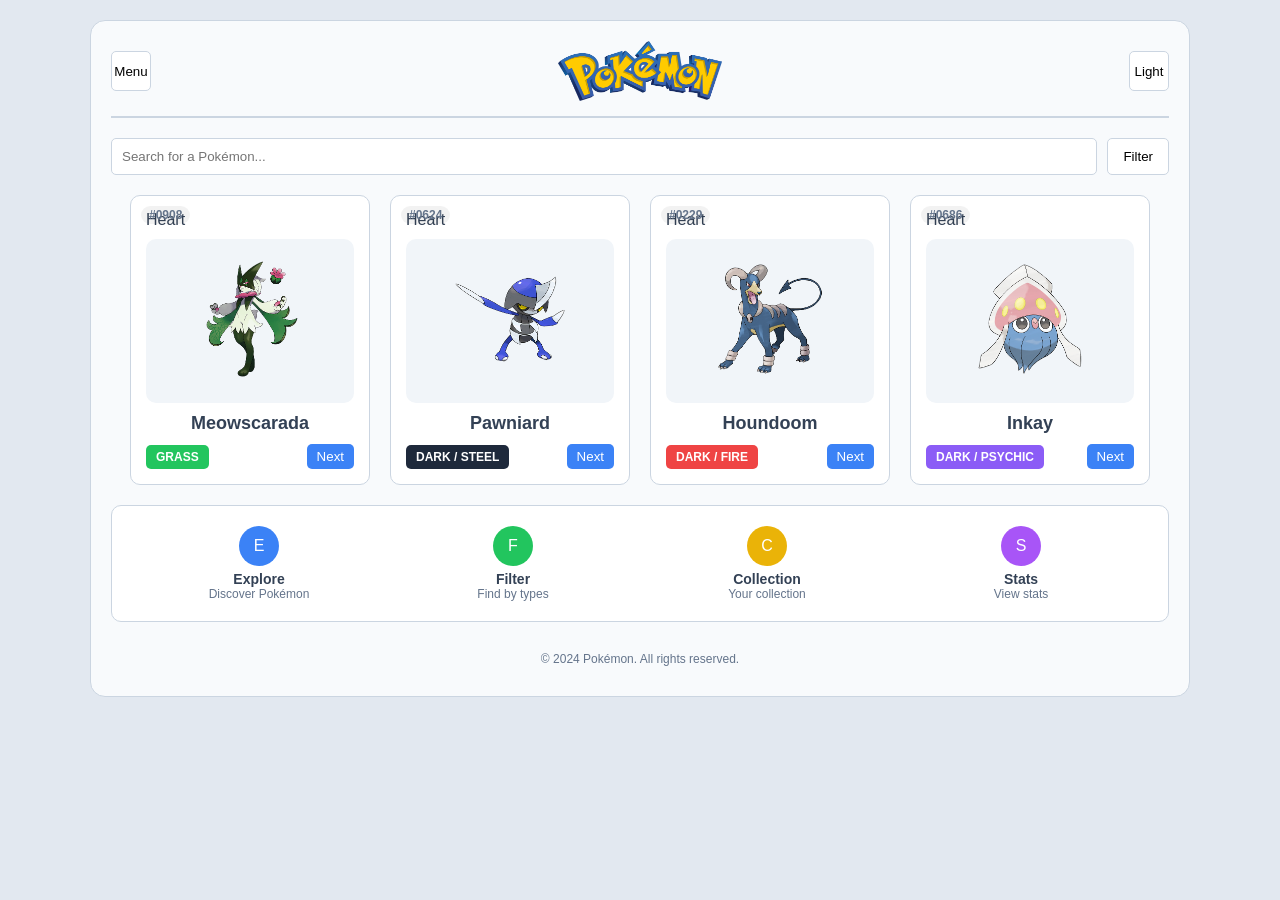
<file: task1/index.html>
<!DOCTYPE html>
<html lang="en">
<head>
    <meta charset="UTF-8">
    <meta name="viewport" content="width=device-width, initial-scale=1.0">
    <title>Pokémon Dashboard</title>
    <link rel="stylesheet" href="style.css">
</head>
<body>
    <div class="app-container">
        <main class="dashboard">
            <!-- Header -->
            <header class="header">
                <button class="icon-btn">Menu</button>
                <img src="International_Pokémon_logo.svg.png" alt="Pokémon Logo" class="main-logo">
                <button class="icon-btn">Light</button>
            </header>

            <!-- Search -->
            <section class="controls">
                <div class="search-wrapper">
                    <input type="text" placeholder="Search for a Pokémon..." class="search-input">
                </div>
                <button class="filter-btn">Filter</button>
            </section>

            <!-- Pokemon Grid -->
            <section class="pokemon-grid">
                <!-- Meowscarada -->
                <div class="pokemon-card">
                    <div class="card-header">
                        <span class="pokemon-id">#0908</span>
                        <span>Heart</span>
                    </div>
                    <div class="pokemon-image-container">
                        <img src="Meowscarada.png" alt="Meowscarada" class="pokemon-img">
                    </div>
                    <div class="card-body">
                        <h2>Meowscarada</h2>
                        <div class="footer-actions">
                            <span class="type-label grass-bg">GRASS</span>
                            <button class="next-btn">Next</button>
                        </div>
                    </div>
                </div>

                <!-- Pawniard -->
                <div class="pokemon-card">
                    <div class="card-header">
                        <span class="pokemon-id">#0624</span>
                        <span>Heart</span>
                    </div>
                    <div class="pokemon-image-container">
                        <img src="Pawniard.png" alt="Pawniard" class="pokemon-img">
                    </div>
                    <div class="card-body">
                        <h2>Pawniard</h2>
                        <div class="footer-actions">
                            <span class="type-label dark-bg">DARK / STEEL</span>
                            <button class="next-btn">Next</button>
                        </div>
                    </div>
                </div>

                <!-- Houndoom -->
                <div class="pokemon-card">
                    <div class="card-header">
                        <span class="pokemon-id">#0229</span>
                        <span>Heart</span>
                    </div>
                    <div class="pokemon-image-container">
                        <img src="Houndoom.png" alt="Houndoom" class="pokemon-img">
                    </div>
                    <div class="card-body">
                        <h2>Houndoom</h2>
                        <div class="footer-actions">
                            <span class="type-label fire-bg">DARK / FIRE</span>
                            <button class="next-btn">Next</button>
                        </div>
                    </div>
                </div>

                <!-- Inkay -->
                <div class="pokemon-card">
                    <div class="card-header">
                        <span class="pokemon-id">#0686</span>
                        <span>Heart</span>
                    </div>
                    <div class="pokemon-image-container">
                        <img src="Inkay.png" alt="Inkay" class="pokemon-img">
                    </div>
                    <div class="card-body">
                        <h2>Inkay</h2>
                        <div class="footer-actions">
                            <span class="type-label psychic-bg">DARK / PSYCHIC</span>
                            <button class="next-btn">Next</button>
                        </div>
                    </div>
                </div>
            </section>

            <!-- Bottom Nav -->
            <nav class="quick-nav">
                <div class="nav-item">
                    <div class="nav-icon-wrapper blue">E</div>
                    <div class="nav-text">
                        <h3>Explore</h3>
                        <p>Discover Pokémon</p>
                    </div>
                </div>
                <div class="nav-item">
                    <div class="nav-icon-wrapper green">F</div>
                    <div class="nav-text">
                        <h3>Filter</h3>
                        <p>Find by types</p>
                    </div>
                </div>
                <div class="nav-item">
                    <div class="nav-icon-wrapper yellow">C</div>
                    <div class="nav-text">
                        <h3>Collection</h3>
                        <p>Your collection</p>
                    </div>
                </div>
                <div class="nav-item">
                    <div class="nav-icon-wrapper purple">S</div>
                    <div class="nav-text">
                        <h3>Stats</h3>
                        <p>View stats</p>
                    </div>
                </div>
            </nav>

            <!-- Footer -->
            <footer class="footer">
                <p>&copy; 2024 Pokémon. All rights reserved.</p>
            </footer>
        </main>
    </div>
</body>
</html>
</file>
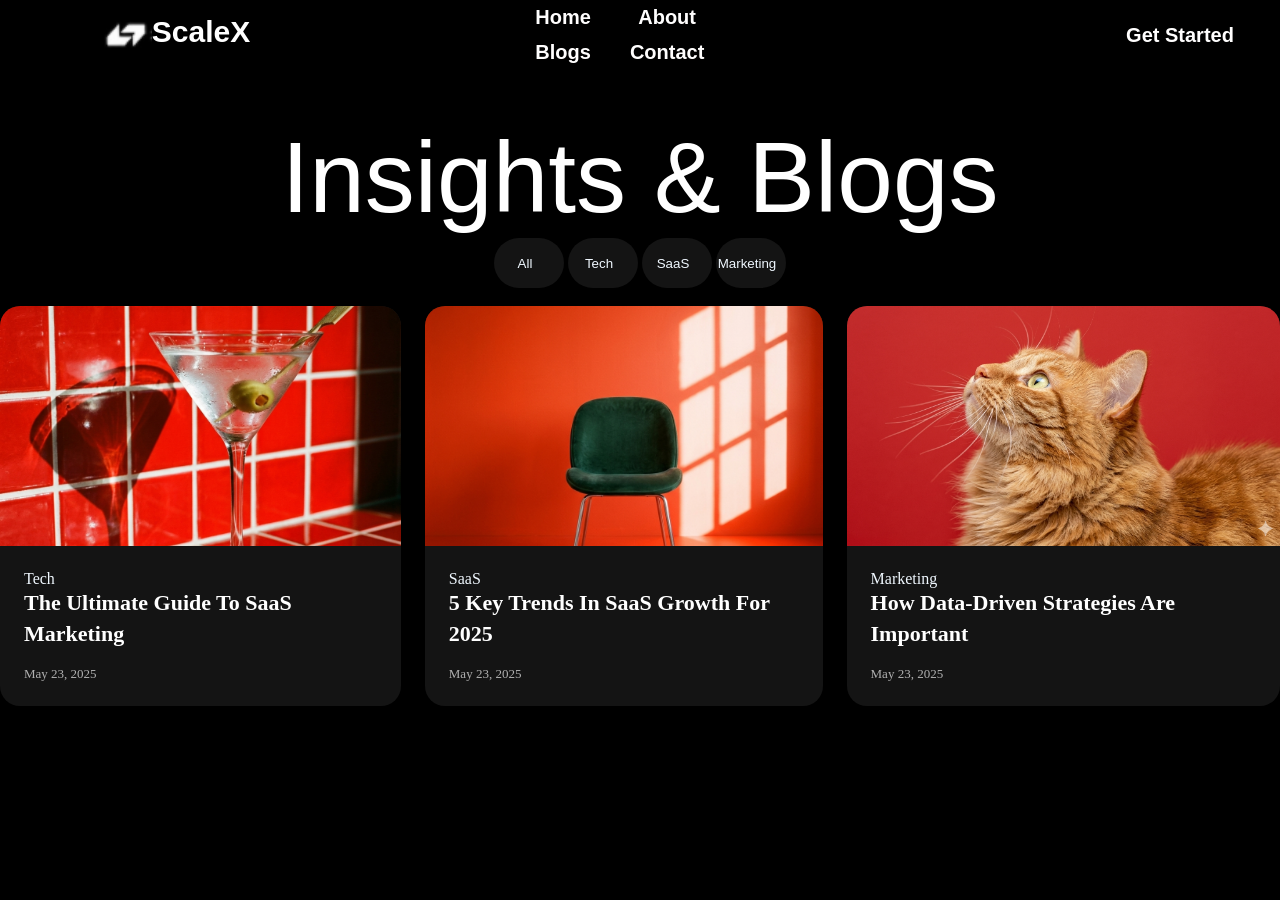
<file: Task2/index.html>
<!DOCTYPE html>
<html lang="en">
<head>
    <meta charset="UTF-8">
    <meta name="viewport" content="width=device-width, initial-scale=1.0">
    <title>TASK2</title>
    <link rel="stylesheet" href="style.css">
    <style>
        .logo-name{
            color: white;
            font-size: 30px;
            font-weight: bold;
            font-family: 'Franklin Gothic Medium', 'Arial Narrow', Arial, sans-serif;
            font-weight: 200px;
            
        }
    </style>
</head>
<body>
    <header>
        <div id="head">
            <div id="logo">
                <img src="./logo.png" alt="logo">
                <p class="logo-name">ScaleX</p>
            </div>
            <div class="nav">
                <a href="#home" ><button class="bt1">Home</button></a>
                <a href="#about" ><button class="bt1">About</button></a>
                <a href="#services" ><button class="bt1">Blogs</button></a>
                <a href="#contact" ><button class="bt1">Contact</button></a>
            </div>
            <div>
            <a href="#home" ><button id="bt2">Get Started</button></a>
            </div>
        </div>
    </header>

    <div >
        <p id="main">Insights & Blogs</p>
    </div> <br>

    <div class="nav2">
                <a href="#home" ><button class="bt3">All</button></a>
                <a href="#about" ><button class="bt3">Tech</button></a>
                <a href="#services" ><button class="bt3">SaaS</button></a>
                <a href="#contact" ><button class="bt3">Marketing</button></a>
            </div> <br>

   <div class="card-flex">
    
    <div class="card">
      <img src="./Gemini_Generated_Image_yodziyodziyodziy.png" alt="Martini Glass on Red Tiles" class="card-image">
      <div class="card-content">
        <span class="tag tag-tech" style="color: aliceblue;">Tech</span>
        <h3 class="card-title">The Ultimate Guide To SaaS Marketing</h3>
        <p class="card-date">May 23, 2025</p>
      </div>
    </div>

    <div class="card">
      <img src="./Gemini_Generated_Image_pir97epir97epir9.png" alt="Green Chair on Orange Background" class="card-image">
      <div class="card-content">
        <span class="tag tag-saas" style="color: aliceblue;">SaaS</span>
        <h3 class="card-title">5 Key Trends In SaaS Growth For 2025</h3>
        <p class="card-date">May 23, 2025</p>
      </div>
    </div>

    <div class="card">
      <img src="./Gemini_Generated_Image_q5ml8bq5ml8bq5ml.png" alt="Orange Tabby Cat" class="card-image">
      <div class="card-content">
        <span class="tag tag-marketing" style="color: aliceblue;">Marketing</span>
        <h3 class="card-title">How Data-Driven Strategies Are Important</h3>
        <p class="card-date">May 23, 2025</p>
      </div>
    </div>     
</body>
</html>
</file>
<file: task1/style.css>
* {
    margin: 0;
    padding: 0;
    box-sizing: border-box;
    font-family: Arial, sans-serif;
}

body {
    background-color: #e2e8f0;
    padding: 20px;
    color: #334155;
}

.app-container {
    max-width: 1100px;
    margin: 0 auto;
    background-color: #f8fafc;
    border: 1px solid #cbd5e1;
    border-radius: 15px;
    padding: 20px;
}

.dashboard {
    display: flex;
    flex-direction: column;
    gap: 20px;
}


.header {
    display: flex;
    justify-content: space-between;
    align-items: center;
    border-bottom: 2px solid #cbd5e1;
    padding-bottom: 15px;
}

.main-logo {
    height: 60px;
}

.icon-btn {
    width: 40px;
    height: 40px;
    background-color: white;
    border: 1px solid #cbd5e1;
    border-radius: 5px;
    cursor: pointer;
}


.controls {
    display: flex;
    gap: 10px;
}

.search-wrapper {
    flex: 1;
}

.search-input {
    width: 100%;
    padding: 10px;
    border: 1px solid #cbd5e1;
    border-radius: 5px;
}

.filter-btn {
    padding: 0 15px;
    background-color: white;
    border: 1px solid #cbd5e1;
    border-radius: 5px;
    cursor: pointer;
}


.pokemon-grid {
    display: flex;
    flex-wrap: wrap;
    gap: 20px;
    justify-content: center;
}

.pokemon-card {
    background-color: #ffffff;
    border: 1px solid #cbd5e1;
    border-radius: 10px;
    padding: 15px;
    width: 240px;
    text-align: center;
    position: relative;
    transition: transform 0.3s ease;
}

.pokemon-card:hover {
    transform: translateY(-5px);
}

.card-header {
    display: flex;
    justify-content: space-between;
    margin-bottom: 10px;
}

.pokemon-id {
    position: absolute;
    top: 10px;
    left: 10px;
    color: #64748b;
    font-size: 12px;
    font-weight: bold;
    background: rgba(0,0,0,0.05);
    padding: 2px 8px;
    border-radius: 10px;
}

.pokemon-image-container {
    background-color: #f1f5f9;
    border-radius: 10px;
    padding: 20px;
    margin-bottom: 10px;
    position: relative;
}

.pokemon-img {
    width: 120px;
}

.card-body h2 {
    font-size: 18px;
    margin-bottom: 10px;
}

.footer-actions {
    display: flex;
    justify-content: space-between;
    align-items: center;
}

.type-label {
    padding: 5px 10px;
    border-radius: 5px;
    font-size: 12px;
    color: white;
    font-weight: bold;
}

.grass-bg { background-color: #22c55e; }
.dark-bg { background-color: #1e293b; }
.fire-bg { background-color: #ef4444; }
.psychic-bg { background-color: #8b5cf6; }

.next-btn {
    padding: 5px 10px;
    background-color: #3b82f6;
    color: white;
    border: none;
    border-radius: 5px;
    cursor: pointer;
}


.quick-nav {
    display: flex;
    justify-content: space-around;
    background-color: white;
    padding: 20px;
    border: 1px solid #cbd5e1;
    border-radius: 10px;
}

.nav-item {
    text-align: center;
    width: 150px;
}

.nav-icon-wrapper {
    width: 40px;
    height: 40px;
    margin: 0 auto 5px;
    border-radius: 50%;
    display: flex;
    justify-content: center;
    align-items: center;
    color: white;
}

.blue { background-color: #3b82f6; }
.green { background-color: #22c55e; }
.yellow { background-color: #eab308; }
.purple { background-color: #a855f7; }

.nav-text h3 {
    font-size: 14px;
}

.nav-text p {
    font-size: 12px;
    color: #64748b;
}


.footer {
    text-align: center;
    padding: 10px;
    color: #64748b;
    font-size: 12px;
}
</file>
<file: Task2/style.css>
*{
    margin: 0;
    padding: 0;
    box-sizing: border-box;
}
body{
    background-color: rgb(0, 0, 0);
    height: 100%;
    width: 100%;
}
#head{
    height: 70px;
    width: auto;
    display: flex;
    text-align: center;
    align-items: center;
    
}

#logo img{
    height: 40px;
    width: auto;
    margin-left:100px;
    
}   

#logo{
    display: flex;
}

.bt1{
    background-color: black;
    height: 35px;
    width: 100px;
    color: rgb(255, 254, 254);
    border: 1px;
    justify-content: space-between;
    font-family: 'Lucida Sans', 'Lucida Sans Regular', 'Lucida Grande', 'Lucida Sans Unicode', Geneva, Verdana, sans-serif;
    font-weight: bold;
    font-size: 20px;
    cursor: pointer;
}

#bt2{
    background-color: black;
    height: 35px;
    width: 200px;
    margin-left: 350px;
    color: rgb(255, 254, 254);
    border: 1px;
    justify-content: space-between;
    font-family: 'Lucida Sans', 'Lucida Sans Regular', 'Lucida Grande', 'Lucida Sans Unicode', Geneva, Verdana, sans-serif;
    font-weight: bold;
    font-size: 20px;
    align-items: right;
    cursor: pointer;
}

.nav{
    margin-left: 250px;
}


#main{
    color:white;
    height: 100px;
    width: auto;    
    font-size: 100px;
    font-family: 'Franklin Gothic Medium', 'Arial Narrow', Arial, sans-serif;
    text-align: center;
    justify-content: center;
    margin-top: 50px;

}

.bt3{
    height: 50px;
    width: 70px;
    padding-top: 5px;
    padding-bottom: 5px;
    padding-left: px ;
    padding-right: 8px;
    border: 0px;
    border-radius: 40px;
    color: aliceblue;
    background-color: #141414;
       
}

.bt3:hover{
    background-color: orangered;
    
}
.nav2{
    text-align: center;
    
}

.card {
  background-color: #141414;
  border-radius: 20px;
  overflow: hidden;
  display: flex;
  flex-direction: column;
}

.card-image {
  width: 100%;
  height: 240px;
  object-fit: cover;
}

.card-content {
  padding: 24px;
  display: flex;
  flex-direction: column;
  flex-grow: 1;
}

tag {
  align-self: flex-start;
  background-color: #3d1f11; 
  color: #e5734a; 
  padding: 6px 16px;
  border-radius: 20px;
  font-size: 14px;
  font-weight: 500;
  margin-bottom: 20px;
}

.card-title {
  font-size: 22px;
  font-weight: 600;
  color: #ffffff;
  margin-bottom: 16px;
  line-height: 1.4;
}

.card-date {
  color: #b0b0b0;
  font-size: 13px;
  font-weight: 500;
}

.card-flex {
  display: flex;
  gap: 24px;
  margin: 0 auto;
  align-content: center;
  justify-content: center;
  
}
</file>
